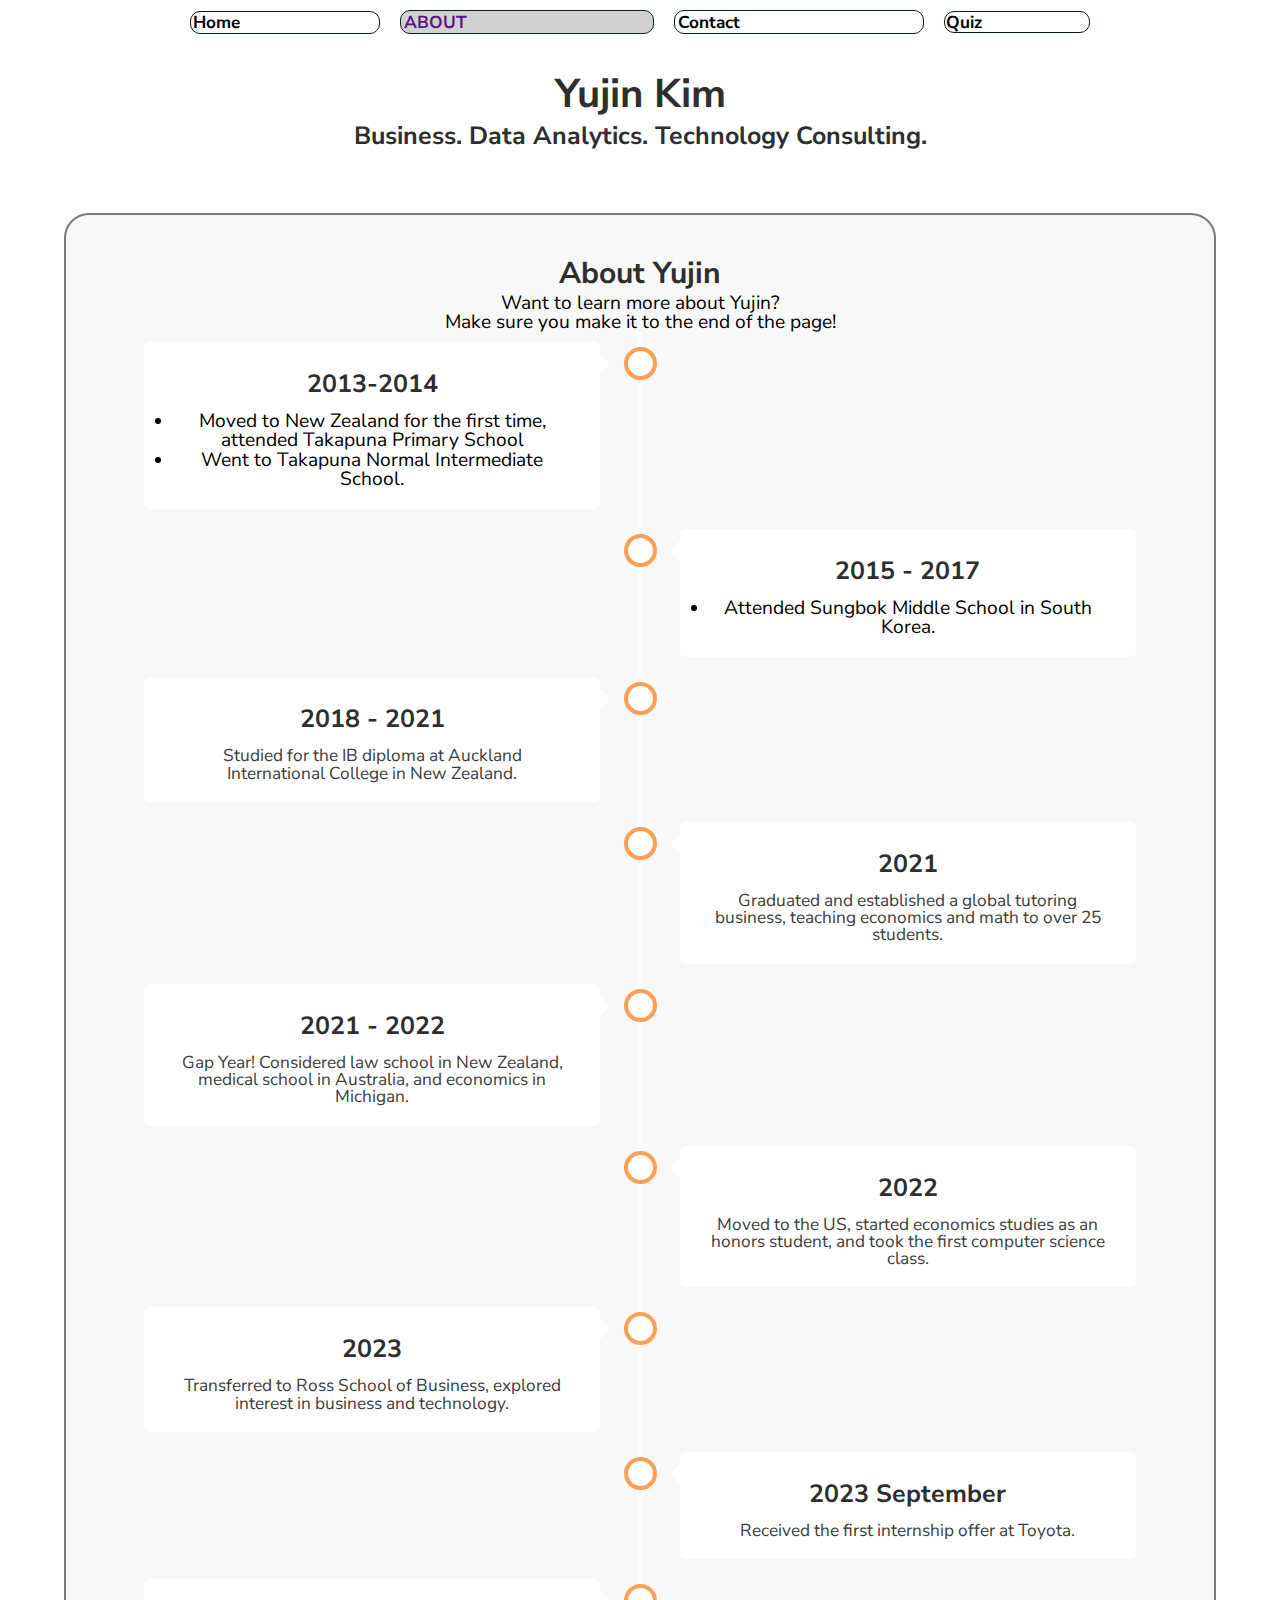
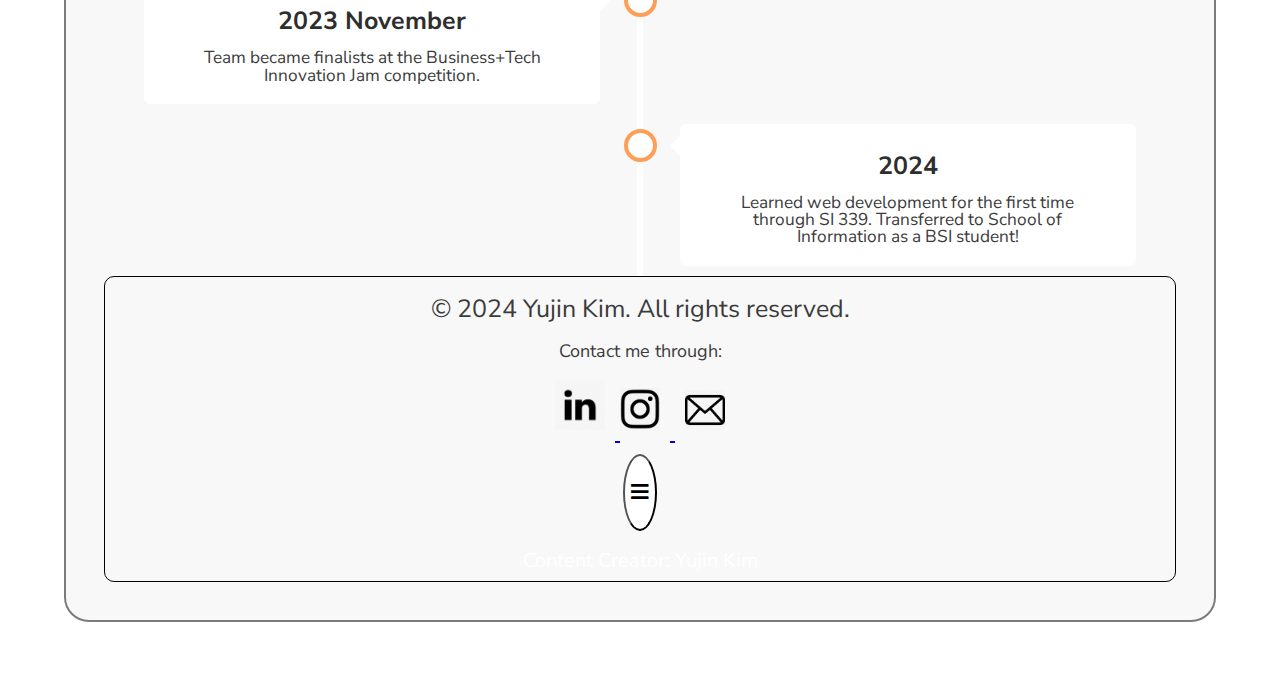
<file: about.html>
<!DOCTYPE html>
<html lang="en">
<head>
    <meta charset="UTF-8">
    <meta name="viewport" content="width=device-width, initial-scale=1.0">
    <link rel = "stylesheet" href = "css/html5reset.css">
    <link rel = "stylesheet" href = "css/styles.css">
    <link rel="stylesheet" href="https://cdnjs.cloudflare.com/ajax/libs/font-awesome/5.15.4/css/all.min.css">
    <!-- fonts -->
    <!-- jersey 10 -->
    <link rel="preconnect" href="https://fonts.googleapis.com">
    <link rel="preconnect" href="https://fonts.gstatic.com" crossorigin>
    <link href="https://fonts.googleapis.com/css2?family=Jersey+10&family=Jersey+20&family=Nunito:ital,wght@0,200..1000;1,200..1000&display=swap" rel="stylesheet">
    <!-- jersey 20 -->
    <link rel="preconnect" href="https://fonts.googleapis.com">
    <link rel="preconnect" href="https://fonts.gstatic.com" crossorigin>
    <link href="https://fonts.googleapis.com/css2?family=Jersey+20&family=Nunito:ital,wght@0,200..1000;1,200..1000&display=swap" rel="stylesheet">
    <!-- Nunito Sans -->
    <link rel="preconnect" href="https://fonts.googleapis.com">
    <link rel="preconnect" href="https://fonts.gstatic.com" crossorigin>
    <link href="https://fonts.googleapis.com/css2?family=Jersey+10&family=Jersey+20&family=Nunito+Sans:ital,opsz,wght@0,6..12,200..1000;1,6..12,200..1000&family=Nunito:ital,wght@0,200..1000;1,200..1000&display=swap" rel="stylesheet">
    <script>
        function toggleNav() {
            var navLinks = document.querySelector('nav ul');
            navLinks.classList.toggle('show');
        }
    </script>
</head>
<body style = "font-family: 'Nunito Sans', 'Jersey 20', sans-serif;">
    <a href = "#main" class = "skip-to-main"> Skip to Main Content</a>
    <header style = "font-family: 'Nunito Sans', 'Jersey 20', sans-serif;">
        <nav class="grid">
            <ul id = "navLinks">
                <li><a href = "home.html"  >Home</a></li>
                <li><a href = "about.html" class="current">About</a></li>
                <li><a href = "#contact" class = "skip-to-contact">Contact</a></li>
                <li><a href = "index.html"> Quiz</a></li>
            </ul>
            <a href="javascript:void(0);" class="icon" onclick="toggleNav()" aria-label="Toggle Navigation">
                <i class="fa fa-bars"></i>
            </a>
        </nav>
    <div class = "big-container">
        <div id = "title">
            <h1>Yujin Kim</h1>
            <h2>Business. Data Analytics. Technology Consulting.</h2>
        </div>
    </header>
    
<main id = "main" class = "grid-container" >



    <h3>About Yujin</h3>
     <div class = "welcome-message">
        <h4> Want to learn more about Yujin?</h4>
        <h5> Make sure you make it to the end of the page!</h5>
    </div>



    <div class="timeline">
        <div class="container left">
          <div class="content">
            <h2>2013-2014</h2>
            <ul>
                <li>Moved to New Zealand for the first time, attended Takapuna Primary School</li>
                <li>Went to Takapuna Normal Intermediate School.</li>
            </ul>
        </div>
        </div>

        <div class="container right">
            <div class="content">
              <h2>2015 - 2017</h2>
              <ul>
                <li>Attended Sungbok Middle School in South Korea.
                </li>
            </ul>
            </div>
          </div>

        <div class="container left">
            <div class="content">
              <h2>2018 - 2021</h2>
              <p>Studied for the IB diploma at Auckland International College in New Zealand.</p>
            </div>
        </div>

        <div class="container right">
            <div class="content">
              <h2>2021</h2>
              <p>Graduated and established a global tutoring business, teaching economics and math to over 25 students.</p>
            </div>
          </div>

        <div class="container left">
            <div class="content">
              <h2>2021 - 2022</h2>
              <p> Gap Year! Considered law school in New Zealand, medical school in Australia, and economics in Michigan.</p>
            </div>
        </div>

        <div class="container right">
            <div class="content">
              <h2>2022</h2>
              <p>Moved to the US, started economics studies as an honors student, and took the first computer science class.</p>
            </div>
        </div>

        <div class="container left">
            <div class="content">
              <h2>2023</h2>
              <p> Transferred to Ross School of Business, explored interest in business and technology.</p>
            </div>
        </div>

        <div class="container right">
            <div class="content">
              <h2>2023 September</h2>
              <p>Received the first internship offer at Toyota.</p>
            </div>
        </div>

        <div class="container left">
            <div class="content">
              <h2>2023 November</h2>
              <p>Team became finalists at the Business+Tech Innovation Jam competition.</p>
            </div>
        </div>


        <div class="container right">
            <div class="content">
              <h2>2024</h2>
              <p>Learned web development for the first time through SI 339. Transferred to School of Information as a BSI student!</p>
            </div>
        </div>
    </div>






<!-- Footer -->

      <footer id = "aboutFooter">
        <div class = "footer-container" id = "contact">
            <p id = "rights"> &copy; 2024 Yujin Kim. All rights reserved.</p>
            <ul class="footer-links">
                <li><a href = "home.html" class="current">Home</a></li>
                    <li><a href = "about.html">About</a></li>
                    <li><a href = "portfolio.html">Portfolio/Projects</a></li>
                    <li><a href = "resume.html">Resume</a></li>
                    <li><a href = "contact.html">Contact</a></li>
                    <li><a href = "references.html">Testimonials/References</a></li>
            </ul>
    
        <div class = "social-links-container">
            <p> Contact me through: </p>
    
            <a href="https://www.linkedin.com/in/yujinkim111"title="LinkedIn">
                <img src="images/linkedInLogo.png" width="70"  alt="LinkedIn Link" id = "linkedin">
            </a>
            <a href="https://www.instagram.com/yujin__26/" title="instagram">
                <img src="images/instagram.jpeg" width="60"  alt="Instagram Link" id = "instagram">
            </a>
            <a href="mailto:ustina@umich.edu" title="email">
                <img src="images/emailLogo.jpg" width="60" alt="Send Email" id = "email">
            </a>
    
        </div>
    
        <button class="icon" onclick="toggleNav()" aria-label="Toggle Navigation" aria-expanded="false">
            <i class="fa fa-bars"></i>
        </button>
    
        </div>
        Content Creator: Yujin Kim
    
        <div class = "references"> 
            <p> 
                <a href = https://www.simplilearn.com/data-analysis-methods-process-types-article> </a>
                <a href = https://www.forbes.com/advisor/business/what-is-cost-accounting> </a>
                <a href = https://metricson.com/en/what-is-venture-capital> </a>
                <a href = https://businesstech.bus.umich.edu/?_gl> </a>
            </p>
        </div>
    </div>
    </footer>
    <script src = "js/script.js"></script>
    </body>
    </html>
</file>
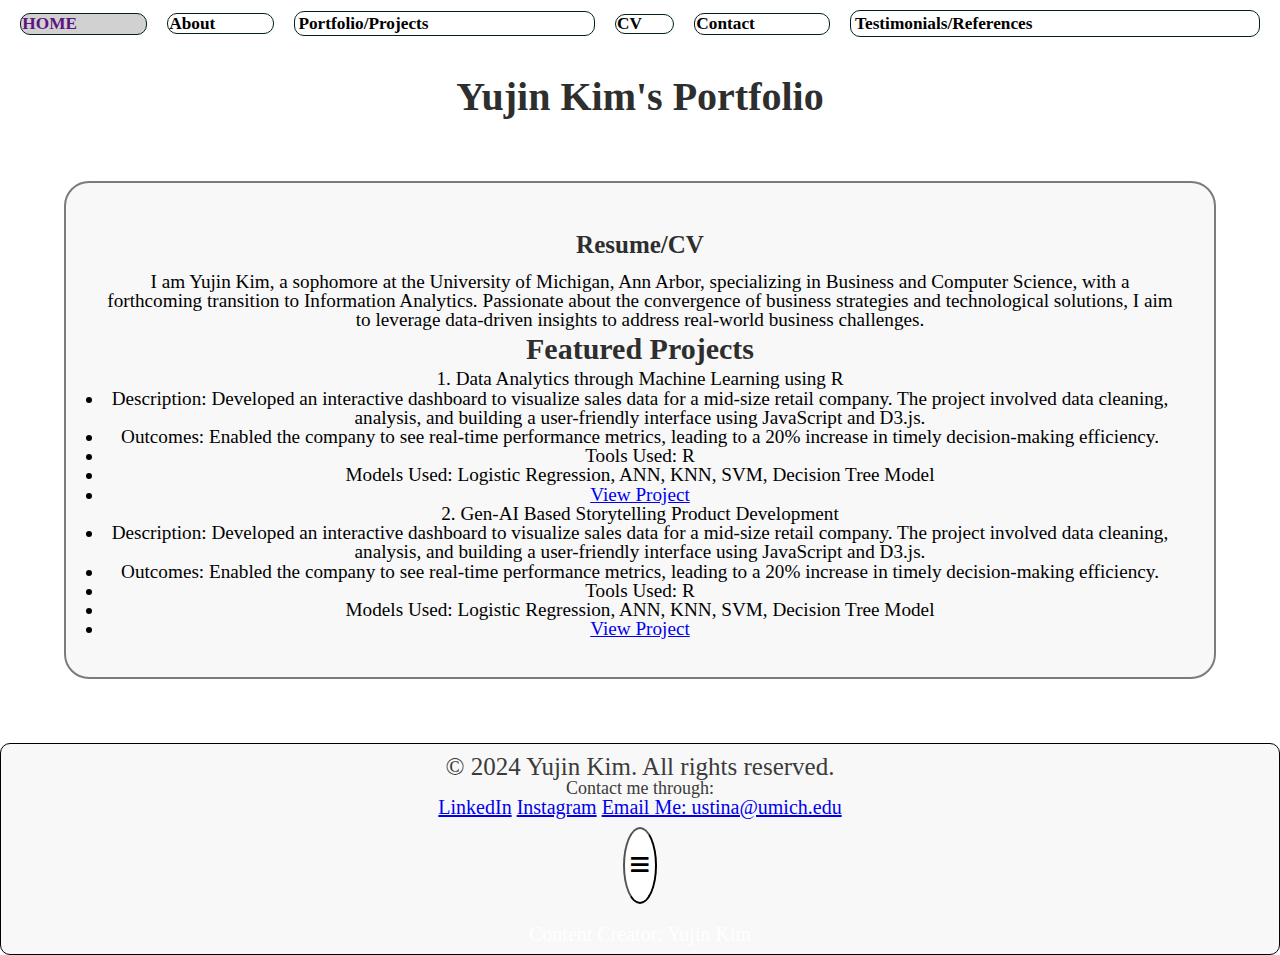
<file: cv.html>
<!DOCTYPE html>
<html lang="en">
<head>
    <meta charset="UTF-8">
    <meta name="viewport" content="width=device-width, initial-scale=1.0">
    <title>Travel</title>
    <link rel = "stylesheet" href = "css/html5reset.css">
    <link rel = "stylesheet" href = "css/styles.css">
    <link rel="stylesheet" href="https://cdnjs.cloudflare.com/ajax/libs/font-awesome/5.15.4/css/all.min.css">
    <script>
        function toggleNav() {
            var navLinks = document.querySelector('nav ul');
            navLinks.classList.toggle('show');
        }
    </script>
</head>
<body>
    <a href = "#main" class = "skip-to-main"> Skip to Main Content</a>
    <header>

        <nav class="grid">
            <ul>
                <li><a href = "home.html" class="current">Home</a></li>
                <li><a href = "about.html">About</a></li>
                <li><a href = "portfolio.html">Portfolio/Projects</a></li>
                <li><a href = "cv.html">CV</a></li>
                <li><a href = "contact.html">Contact</a></li>
                <li><a href = "references.html">Testimonials/References</a></li>
            </ul>
            <a href="javascript:void(0);" class="icon" onclick="toggleNav()" aria-label="Toggle Navigation">
                <i class="fa fa-bars"></i>
            </a>
        </nav>

        <h1>Yujin Kim's Portfolio</h1>
    </header>
    
<main id = "main" class = "grid-container">
    <h2>Resume/CV</h2>
     <div class = "welcome-message">
        I am Yujin Kim, a sophomore at the University of Michigan, Ann Arbor, specializing in Business and Computer Science, with a forthcoming transition to Information Analytics. Passionate about the convergence of business strategies and technological solutions, I aim to leverage data-driven insights to address real-world business challenges.
    </div> 

    <h3> Featured Projects</h3>

    <div class = "project1"> 
        <!-- 1st section -->
        <h4> 1. Data Analytics through Machine Learning using R</h4>
        <ul>
            <li> Description: Developed an interactive dashboard to visualize sales data for a mid-size retail company. The project involved data cleaning, analysis, and building a user-friendly interface using JavaScript and D3.js.</li>
            <li> Outcomes: Enabled the company to see real-time performance metrics, leading to a 20% increase in timely decision-making efficiency. </li>
            <li> Tools Used: R </li>
            <li> Models Used: Logistic Regression, ANN, KNN, SVM, Decision Tree Model </li>
            <li> <a href="images/Headshot_zoomin.png"> View Project</a></li>
        </ul>
    </div>

    <div class = "project2">
        <h4> 2. Gen-AI Based Storytelling Product Development</h4>
        <ul>
            <li> Description: Developed an interactive dashboard to visualize sales data for a mid-size retail company. The project involved data cleaning, analysis, and building a user-friendly interface using JavaScript and D3.js.</li>
            <li> Outcomes: Enabled the company to see real-time performance metrics, leading to a 20% increase in timely decision-making efficiency. </li>
            <li> Tools Used: R </li>
            <li> Models Used: Logistic Regression, ANN, KNN, SVM, Decision Tree Model </li>
            <li> <a href="images/Headshot_zoomin.png"> View Project</a></li>
        </ul>
    </div>




</main>

<footer>
    <div class = "footer-container">
        <p>&copy; 2024 Yujin Kim. All rights reserved.</p>
        <ul class="footer-links">
            <li><a href = "home.html" class="current">Home</a></li>
                <li><a href = "about.html">About</a></li>
                <li><a href = "portfolio.html">Portfolio/Projects</a></li>
                <li><a href = "cv.html">CV</a></li>
                <li><a href = "contact.html">Contact</a></li>
                <li><a href = "references.html">Testimonials/References</a></li>
        </ul>
    <div class = "social-links-container">
        <p> Contact me through: </p>
        <a href = "https://www.linkedin.com/in/yujinkim111"> LinkedIn</a>
        <a href = "https://www.instagram.com/yujin__26/"> Instagram</a>
        <a href = "mailto:ustina@umich.edu"> Email Me: ustina@umich.edu</a>
    </div>

    <button class="icon" onclick="toggleNav()" aria-label="Toggle Navigation" aria-expanded="false">
        <i class="fa fa-bars"></i>
    </button>

    </div>
    Content Creator: Yujin Kim
</footer>

</body>
</html>
</file>
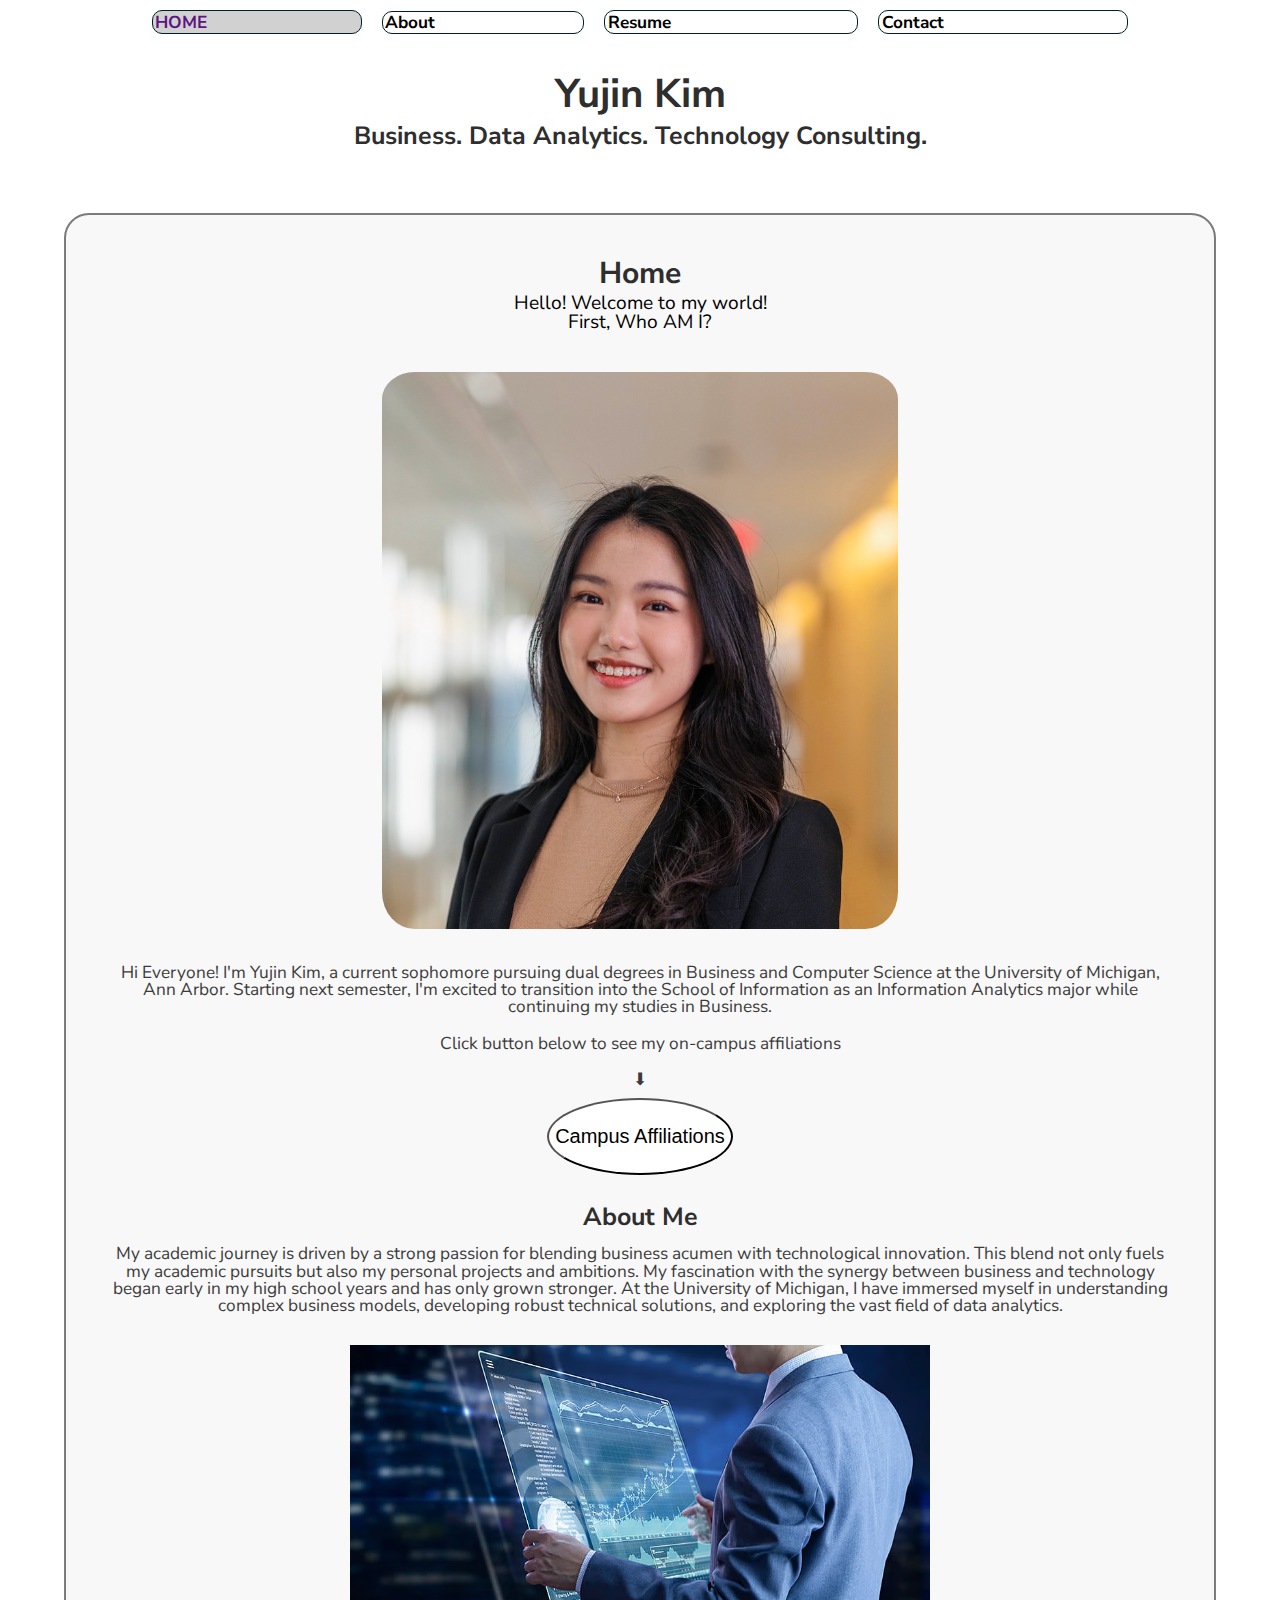
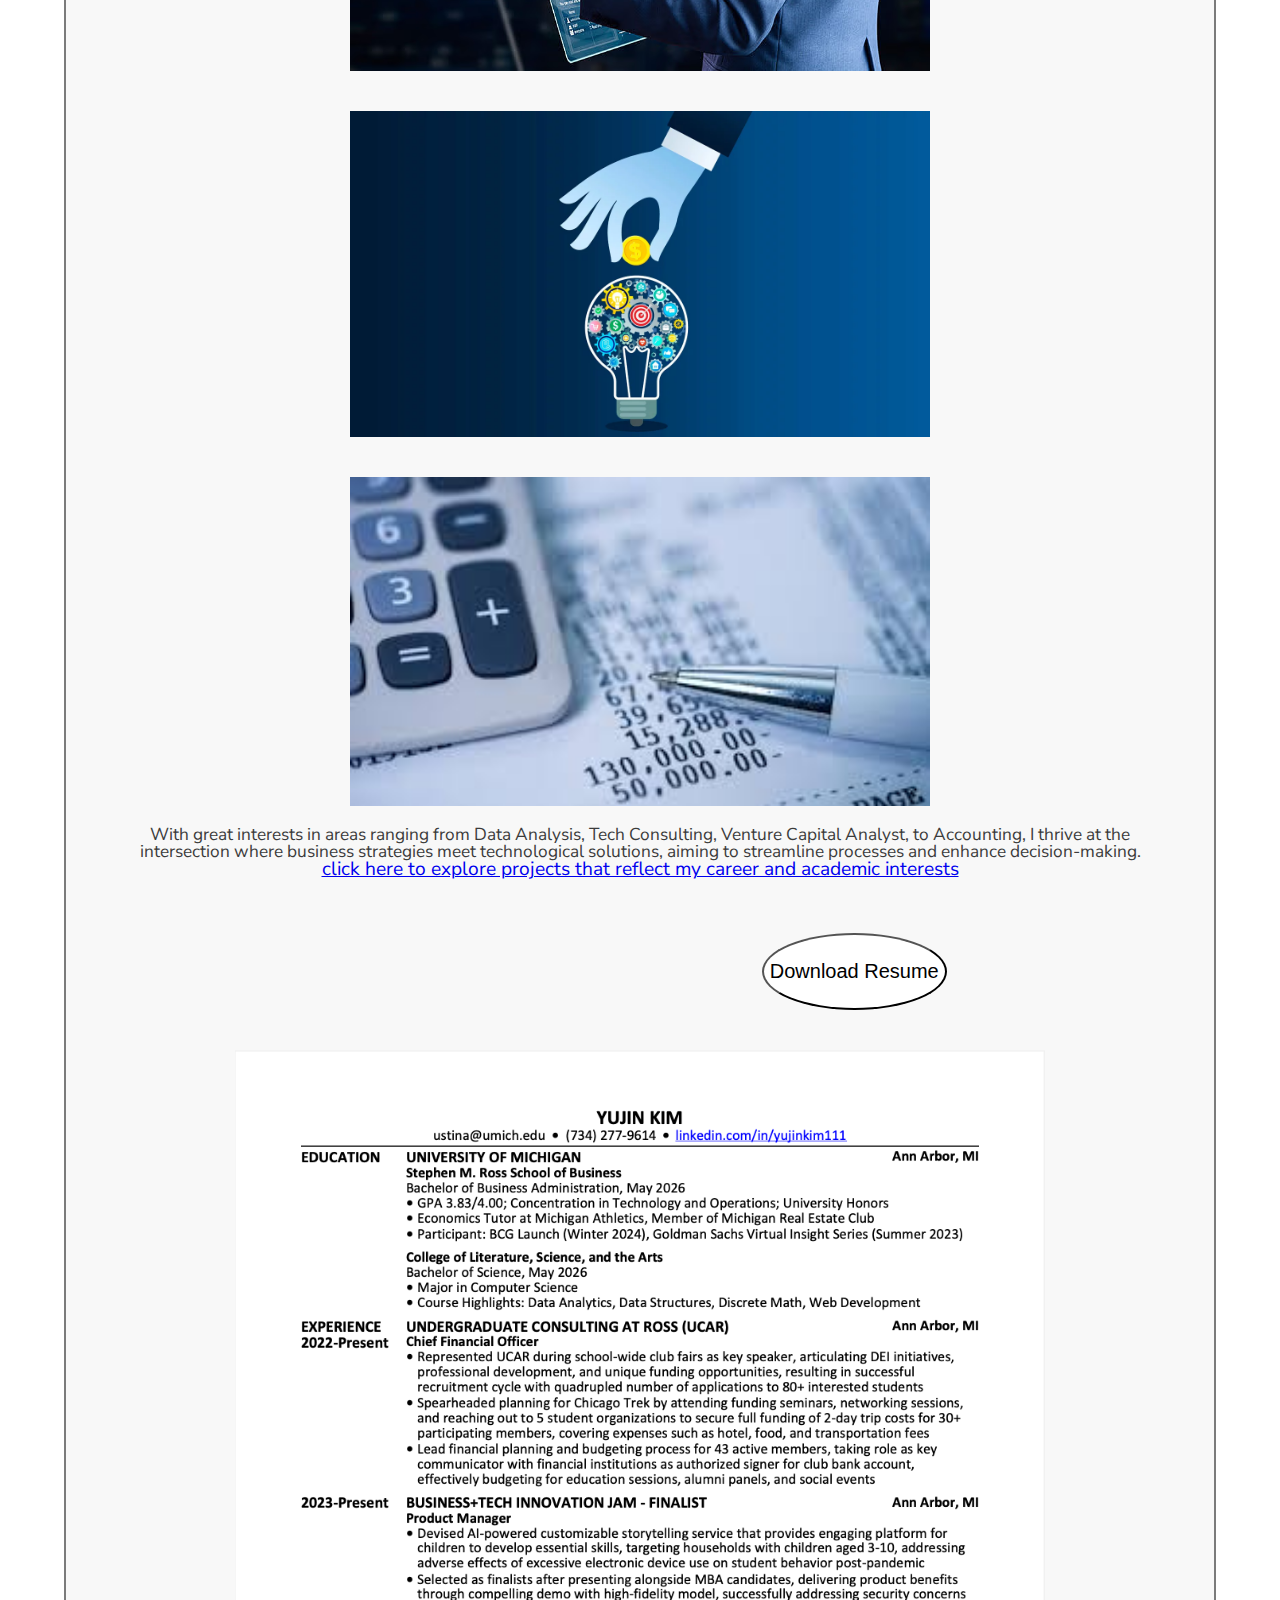
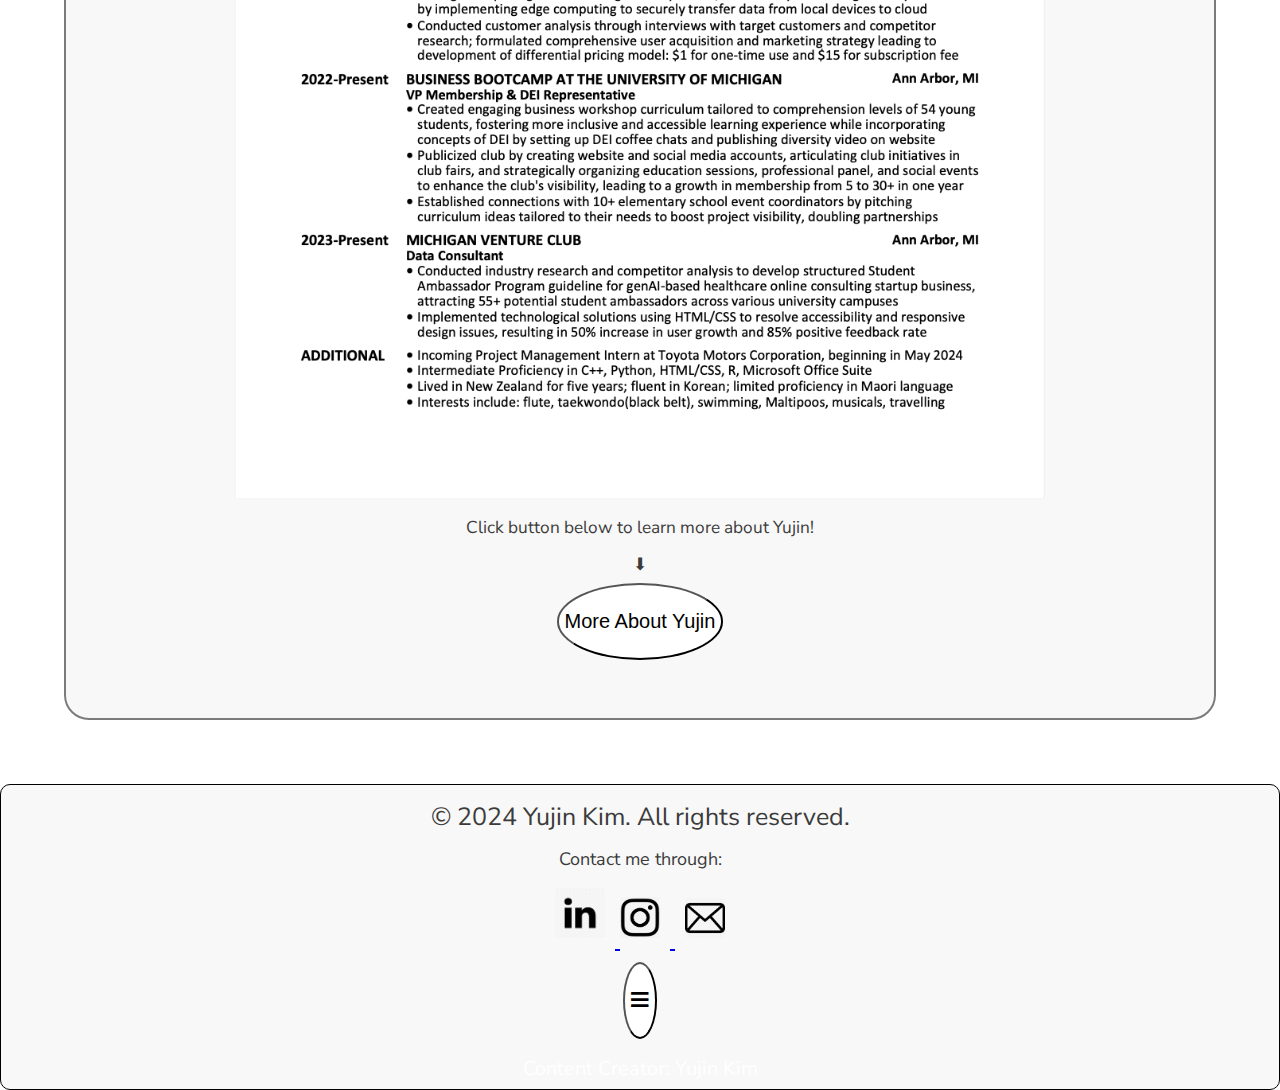
<file: home.html>
<!DOCTYPE html>
<html lang="en">
<head>
    <meta charset="UTF-8">
    <meta name="viewport" content="width=device-width, initial-scale=1.0">
    <link rel = "stylesheet" href = "css/html5reset.css">
    <link rel = "stylesheet" href = "css/styles.css">
    <link rel="stylesheet" href="https://cdnjs.cloudflare.com/ajax/libs/font-awesome/5.15.4/css/all.min.css">
    <!-- fonts -->
    <!-- jersey 10 -->
    <link rel="preconnect" href="https://fonts.googleapis.com">
    <link rel="preconnect" href="https://fonts.gstatic.com" crossorigin>
    <link href="https://fonts.googleapis.com/css2?family=Jersey+10&family=Jersey+20&family=Nunito:ital,wght@0,200..1000;1,200..1000&display=swap" rel="stylesheet">
    <!-- jersey 20 -->
    <link rel="preconnect" href="https://fonts.googleapis.com">
    <link rel="preconnect" href="https://fonts.gstatic.com" crossorigin>
    <link href="https://fonts.googleapis.com/css2?family=Jersey+20&family=Nunito:ital,wght@0,200..1000;1,200..1000&display=swap" rel="stylesheet">
    <!-- Nunito Sans -->
    <link rel="preconnect" href="https://fonts.googleapis.com">
    <link rel="preconnect" href="https://fonts.gstatic.com" crossorigin>
    <link href="https://fonts.googleapis.com/css2?family=Jersey+10&family=Jersey+20&family=Nunito+Sans:ital,opsz,wght@0,6..12,200..1000;1,6..12,200..1000&family=Nunito:ital,wght@0,200..1000;1,200..1000&display=swap" rel="stylesheet">
    <script>
        function toggleNav() {
            var navLinks = document.querySelector('nav ul');
            navLinks.classList.toggle('show');
        }
    </script>
</head>
<body style = "font-family: 'Nunito Sans', 'Jersey 20', sans-serif;">
    <a href = "#main" class = "skip-to-main"> Skip to Main Content</a>
    <header style = "font-family: 'Nunito Sans', 'Jersey 20', sans-serif;">
        <nav class="grid">
            <ul id = "navLinks">
                <li><a href = "home.html" class="current" >Home</a></li>
                <li><a href = "about.html">About</a></li>
                <li><a href = "#resume" class = "skip-to-resume"> Resume</a></li>
                <li><a href = "#contact" class = "skip-to-contact">Contact</a></li>
            </ul>
            <a href="javascript:void(0);" class="icon" onclick="toggleNav()" aria-label="Toggle Navigation">
                <i class="fa fa-bars"></i>
            </a>
        </nav>
        
    <div class = "big-container">

        <div id = "title">
            <h1>Yujin Kim</h1>
            <h2>Business. Data Analytics. Technology Consulting.</h2>
        </div>
    
    </header>
    
<main id = "main" class = "grid-container" >
    <h3>Home</h3>
     <div class = "welcome-message">
        <h4> Hello! Welcome to my world!</h4>
        <h5> First, Who AM I?</h5>
        <a href = "about.html">
            <img src="images/Headshot_zoomin.png" id = "headshot" width = "400" alt="A professional headshot of Yujin Kim, the author of this personal portfolio">
        </a> 
        <p> Hi Everyone! I'm Yujin Kim, a current sophomore pursuing dual degrees in Business and Computer Science at the University of Michigan, Ann Arbor. Starting next semester, I'm excited to transition into the School of Information as an Information Analytics major while continuing my studies in Business.</p> 
    </div>
        <br> 
        
        <p> Click button below to see my on-campus affiliations </p>
        <br>
        <p> ⬇ </p>
        <button id="campusAffiliationButton">Campus Affiliations</button>

        <div class = "campus-container" id="campusAffiliationLogos" style="display:none;">
                <!-- Your logos wrapped in <a> tags here -->
            
                <!-- University of Michigan Link Image -->
                <a href="http://umich.edu" title="University of Michigan Homepage">
                    <img src="images/UmichLogo.png" width="400" alt="University of Michigan Logo">
                </a>

                <!-- Ross Business School Link Image -->
                <a href="https://michiganross.umich.edu/undergraduate/bba" title="Ross Business School BBA Program" >
                    <img src="images/MichiganRossLogo.png" width="500" alt="Ross Business School Logo">
                </a>

                <!-- School of Engineering Link Image -->
                <a href="https://majors.engin.umich.edu/program/computer-science/" title="UMich Engineering Computer Science Department" id = "engineer">
                    <img src="images/umichengineering.png" width="450" alt="Engineering Department Logo" >
                </a>

                <!-- School of Information Link Image -->
                <a href="https://www.si.umich.edu/programs/bachelor-science-information" title="UMich School of Information BSI Program">
                    <img src="images/umsiTransparent.png" width="400"  alt="School of Information Logo" id = "umsi">
                </a>

                <!-- UMich LSA Link Image -->
                <a href="https://lsa.umich.edu/" title="UMich School of Information BSI Program">
                    <img src="images/UmichLSA.png" width="400" alt="School of Information Logo">
                </a>
           
    </div>


    <div class = "career-interest-container"> 
        <!-- 1st section -->
        <h2> About Me </h2>
        <!-- <img src="images/Business+tech.png" width = "600" alt="A professional headshot of Yujin Kim, the author of this personal portfolio">  -->
            <p> My academic journey is driven by a strong passion for blending business acumen with technological innovation. This blend not only fuels my academic pursuits but also my personal projects and ambitions. My fascination with the synergy between business and technology began early in my high school years and has only grown stronger. At the University of Michigan, I have immersed myself in understanding complex business models, developing robust technical solutions, and exploring the vast field of data analytics. 
            </p> 
            <div class="image-container">
                <img src="images/data_analysis.png" width="600" alt="Data Analysis" id="img1">
                <div class="image-text" style="display: none;">Data Analysis</div>
            </div>
            <div class="image-container">
                <img src="images/venture_capital.png" width="600" alt="Venture Capital" id="img2">
                <div class="image-text" style="display: none;">Venture Capital</div>
            </div>
            <div class="image-container">
                <img src="images/accounting.jpeg" width="600" alt="Accounting" id="img3">
                <div class="image-text" style="display: none;">Accounting</div>
            </div>
            
        

            <p> With great interests in areas ranging from Data Analysis, Tech Consulting, Venture Capital Analyst, to Accounting, I thrive at the intersection where business strategies meet technological solutions, aiming to streamline processes and enhance decision-making.</p>

            <a href = "portfolio.html"> click here to explore projects that reflect my career and academic interests</a>

        <button id="resumeDownloadButton"> <a href="https://drive.google.com/file/d/1ffHybZvmDEDvrdYcxYYWVC3ucCHrN5qe/view?usp=sharing" id = "resumeButton" title="Yujin Kim Resume">Download Resume</a></button>

<!-- RESUME -->
        <div id = "resume">
                <img src="images/resume.png" width="400" alt="A professional resume of Yujin Kim, the author of this personal portfolio">
            </a>
        </div> 
       
        <p> Click button below to learn more about Yujin! </p>
        <br>
        <p> ⬇ </p>
        <button id="learnMoreButton"> <a href = "about.html" id = 'moreAboutYujin'> More About Yujin </a></button>


</main>



</div>

<footer>
    <div class = "footer-container" id = "contact">
        <p id = "rights"> &copy; 2024 Yujin Kim. All rights reserved.</p>
        <ul class="footer-links">
            <li><a href = "home.html" class="current">Home</a></li>
                <li><a href = "about.html">About</a></li>
                <li><a href = "portfolio.html">Portfolio/Projects</a></li>
                <li><a href = "resume.html">Resume</a></li>
                <li><a href = "contact.html">Contact</a></li>
                <li><a href = "references.html">Testimonials/References</a></li>
        </ul>

    <div class = "social-links-container">
        <p> Contact me through: </p>

        <a href="https://www.linkedin.com/in/yujinkim111"title="LinkedIn">
            <img src="images/linkedInLogo.png" width="70"  alt="LinkedIn Link" id = "linkedin">
        </a>
        <a href="https://www.instagram.com/yujin__26/" title="instagram">
            <img src="images/instagram.jpeg" width="60"  alt="Instagram Link" id = "instagram">
        </a>
        <a href="mailto:ustina@umich.edu" title="email">
            <img src="images/emailLogo.jpg" width="60" alt="Send Email" id = "email">
        </a>

    </div>

    <button class="icon" onclick="toggleNav()" aria-label="Toggle Navigation" aria-expanded="false">
        <i class="fa fa-bars"></i>
    </button>

    </div>
    Content Creator: Yujin Kim

    <div class = "references"> 
        <p> 
            <a href = https://www.simplilearn.com/data-analysis-methods-process-types-article> </a>
            <a href = https://www.forbes.com/advisor/business/what-is-cost-accounting> </a>
            <a href = https://metricson.com/en/what-is-venture-capital> </a>
            <a href = https://businesstech.bus.umich.edu/?_gl> </a>
        </p>
    </div>
</div>
</footer>
<script src = "js/script.js"></script>
</body>
</html>
</file>
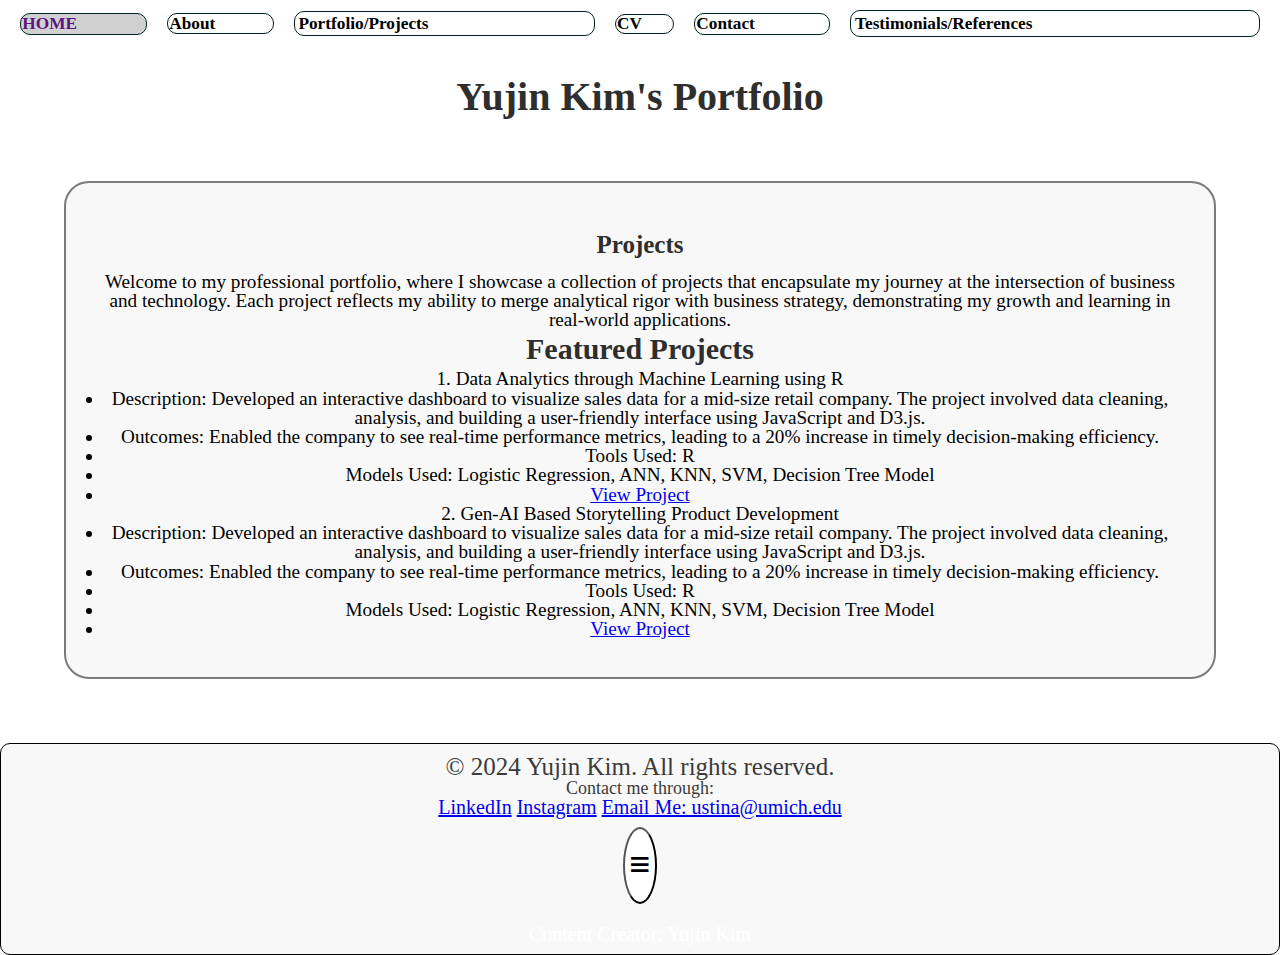
<file: portfolio.html>
<!DOCTYPE html>
<html lang="en">
<head>
    <meta charset="UTF-8">
    <meta name="viewport" content="width=device-width, initial-scale=1.0">
    <title>Travel</title>
    <link rel = "stylesheet" href = "css/html5reset.css">
    <link rel = "stylesheet" href = "css/styles.css">
    <link rel="stylesheet" href="https://cdnjs.cloudflare.com/ajax/libs/font-awesome/5.15.4/css/all.min.css">
    <script>
        function toggleNav() {
            var navLinks = document.querySelector('nav ul');
            navLinks.classList.toggle('show');
        }
    </script>
</head>
<body>
    <a href = "#main" class = "skip-to-main"> Skip to Main Content</a>
    <header>

        <nav class="grid">
            <ul>
                <li><a href = "home.html" class="current">Home</a></li>
                <li><a href = "about.html">About</a></li>
                <li><a href = "portfolio.html">Portfolio/Projects</a></li>
                <li><a href = "cv.html">CV</a></li>
                <li><a href = "contact.html">Contact</a></li>
                <li><a href = "references.html">Testimonials/References</a></li>
            </ul>
            <a href="javascript:void(0);" class="icon" onclick="toggleNav()" aria-label="Toggle Navigation">
                <i class="fa fa-bars"></i>
            </a>
        </nav>

        <h1>Yujin Kim's Portfolio</h1>
    </header>
    
<main id = "main" class = "grid-container">
    <h2>Projects</h2>
     <div class = "welcome-message">
        Welcome to my professional portfolio, where I showcase a collection of projects that encapsulate my journey at the intersection of business and technology. Each project reflects my ability to merge analytical rigor with business strategy, demonstrating my growth and learning in real-world applications.
    </div> 

    <h3> Featured Projects</h3>

    <div class = "project1"> 
        <!-- 1st section -->
        <h4> 1. Data Analytics through Machine Learning using R</h4>
        <ul>
            <li> Description: Developed an interactive dashboard to visualize sales data for a mid-size retail company. The project involved data cleaning, analysis, and building a user-friendly interface using JavaScript and D3.js.</li>
            <li> Outcomes: Enabled the company to see real-time performance metrics, leading to a 20% increase in timely decision-making efficiency. </li>
            <li> Tools Used: R </li>
            <li> Models Used: Logistic Regression, ANN, KNN, SVM, Decision Tree Model </li>
            <li> <a href="images/Headshot_zoomin.png"> View Project</a></li>
        </ul>
    </div>

    <div class = "project2">
        <h4> 2. Gen-AI Based Storytelling Product Development</h4>
        <ul>
            <li> Description: Developed an interactive dashboard to visualize sales data for a mid-size retail company. The project involved data cleaning, analysis, and building a user-friendly interface using JavaScript and D3.js.</li>
            <li> Outcomes: Enabled the company to see real-time performance metrics, leading to a 20% increase in timely decision-making efficiency. </li>
            <li> Tools Used: R </li>
            <li> Models Used: Logistic Regression, ANN, KNN, SVM, Decision Tree Model </li>
            <li> <a href="images/Headshot_zoomin.png"> View Project</a></li>
        </ul>
    </div>




</main>

<footer>
    <div class = "footer-container">
        <p>&copy; 2024 Yujin Kim. All rights reserved.</p>
        <ul class="footer-links">
            <li><a href = "home.html" class="current">Home</a></li>
                <li><a href = "about.html">About</a></li>
                <li><a href = "portfolio.html">Portfolio/Projects</a></li>
                <li><a href = "cv.html">CV</a></li>
                <li><a href = "contact.html">Contact</a></li>
                <li><a href = "references.html">Testimonials/References</a></li>
        </ul>
    <div class = "social-links-container">
        <p> Contact me through: </p>
        <a href = "https://www.linkedin.com/in/yujinkim111"> LinkedIn</a>
        <a href = "https://www.instagram.com/yujin__26/"> Instagram</a>
        <a href = "mailto:ustina@umich.edu"> Email Me: ustina@umich.edu</a>
    </div>

    <button class="icon" onclick="toggleNav()" aria-label="Toggle Navigation" aria-expanded="false">
        <i class="fa fa-bars"></i>
    </button>

    </div>
    Content Creator: Yujin Kim
</footer>

</body>
</html>
</file>
<file: css/styles.css>
/* header */

html {
    scroll-behavior: smooth;
} 

/* try fixing the title position */
/* #title {
    position: fixed;
} */


fieldset {
    margin-left: 5%;
    font-size: 120%;
}

legend {
    padding-top: 20px;
}



/* The Modal (background) */
.modal {
    display: none; 
    position: fixed; 
    z-index: 1; 
    left: 0;
    top: 0;
    width: 100%; 
    height: 100%; 
    background-color: rgba(0,0,0,0.4); 
}

.modal-content {
    background-color: #fefefe;
    margin: 15% auto; /* 15% from the top and centered */
    padding: 20px;
    border: 1px solid #888;
    width: 80%; /* Could be more or less, depending on screen size */
}

.close {
    color: #aaa;
    float: right;
    font-size: 28px;
    font-weight: bold;
}

.close:hover,
.close:focus {
    color: black;
    text-decoration: none;
    cursor: pointer;
}










h1 {
    font-weight: bold;
    font-size: 40px;
    text-align: center;
}

h2 {
    margin: 10px;
    font-weight: bold;
    margin-bottom: 15px;
    font-size: 25px;
    text-align: center;
}

h3 {
    display: block;
    margin: 5px;
    font-weight: bold;
    font-size: 30px;
}

h1, h2, h3 {
    color: rgb(46, 46, 46);
}

.body{
    font-weight: 400;
    font-style: normal;
    background-color: #e5e5e5;
}

a:hover {
    /* text-decoration: underline; */
    color: #01c1c6;
}


img {
    transition: transform 0.01s ease;
    transform-origin: center;
}

img:hover {
    transform: scale(0.8);
}

#resume img {
    cursor: zoom-in;
}

#resume img:hover {
    transform: scale(1.1);
    filter: brightness(100%)
}

/* SKIP TO MAIN */
/* Hide the link by default */
.skip-to-main {
    position: absolute;
    left: -9999px;
    top: auto;
    width: 1px;
    height: 1px;
    overflow: hidden;
}

.skip-to-main:focus {
    position: static;
    width: auto;
    height: auto;
    background: #F8F8F8;
    font-size: 20px;
    text-align: center;
    display: block;
    margin: 0 auto;
}


/* Style the link to make it visually hidden, but accessible*/
.skip-to-main:focus, .skip-to-main:active {
    clip: auto;
    width: auto;
    height: auto;
    margin: 0;
    padding: 0;
    border: 0;
    overflow: visible;
}


/* MOBILE NAV BAR - hamburger implemented just for mobile */
nav .grid {
    overflow: hidden;
    position: relative;
}

nav ul li a {
    display: grid;
    grid-template-columns: 1fr 1fr 1fr 1fr;
    text-align: center;
    text-decoration: none;
    color: black;
    font-weight: bold;
    padding: 1%;
    font-size: 90%;
    border: 0.5px solid #002122;
    border-radius: 10px;
}

nav a:hover {
    color: #000b2e;
}

/* hamburger */
nav .grid a.icon {
    float: right;
    display: block; 
    color:rgb(46, 46, 46);
}


/* Hide all navigation links by default */
nav ul {
    list-style: none;
    padding: 0;
    margin: 0;
    display: none; 
}

/* Display the hamburger icon */
nav .icon i {
    color:rgb(46, 46, 46);
    font-size: 30px;
    cursor: pointer;
}

/* Show the navigation links when the hamburger icon is clicked */
nav .show {
    display: block;
    background-color: rgb(255, 255, 255);
}


/* BODY */

#quizBody {
    background-color:rgb(229, 229, 249)
}

ul {
    list-style:disc;
}

#learnMoreButton a {
    text-decoration: none;
    color: black;
}

#learnMoreButton:hover {
    color: rgb(243, 243, 243);
}

#resumeDownloadButton a {
    text-decoration: none;
    color: black;
}

#resumeDownloadButton:hover {
    color: rgb(243, 243, 243);
}

/* BUTTONS */

button {
    margin-top: 10px;
    margin-bottom: 20px;
    font-size: 20px;
    background-color: white;
    font-family: 'Lucida Sans', 'Lucida Sans Regular', 'Lucida Grande', 'Lucida Sans Unicode', Geneva, Verdana, sans-serif;
    padding-top: 25px;
    padding-bottom: 25px;
    border-radius: 70%;
    cursor: pointer;
}

button:hover {
    background-color:rgb(76, 76, 76);
    color: white;
}
#resumeDownloadButton {
    display: block;
    margin-left: 40%;
    margin-top: 5%;
}
img {
    padding: 20px 10px 10px 10px;
}

#main.grid-container {
    grid-gap: 10%;
    padding: 3%;
    font-size: 120%;
    text-align: center;
    border: 2px solid rgb(123, 123, 123);
    border-radius: 25px;
    margin: 5%;
    background: #f8f8f8;
}

.travel-container h3 {
    display: flex;
    grid-template-columns: 1fr 1fr 1fr 1fr;
	grid-gap: 10px;
}

#content-container {
    display: none;
}


p {
    color: rgb(59, 59, 59);
    font-size: 90%;
}

/* Affiliations */
#affiliationsLogos img {
    transition: transform 0.3s ease;
    display: block;
    margin: 10px auto; /* Center images if they are block elements */
}

#affiliationsLogos.show img {
    transform: scale(1.1); /* Scales the logos up a bit */
}


/* career-interest-container */

.career-interest-container {
    position: relative;
    width: 100%;
    justify-items: center;
}

.career-interest-container img {
    transition: all 0.3s ease; 
    display: block;
    margin: 10px auto; 
    cursor: pointer; 
}

.career-interest-container .overlay-text {
    position: absolute;
    width: 100%;
    left: 0;
    bottom: 0; /* Adjust this value if you want to position the text differently */
    background: rgba(0, 0, 0, 0.5); /* Semi-transparent black background */
    color: #ffffff; /* White text */
    visibility: hidden;
    opacity: 0;
    transition: visibility 0s, opacity 0.3s ease;
}

.career-interest-container img:hover {
    filter: brightness(40%); /* Darkens the image */
}

.career-interest-container:hover .overlay-text {
    visibility: visible;
    opacity: 0.8;
}

Main Content Styles with CSS Grid

#main {
    display: grid;
    grid-template-columns: 100px 100px;
    padding: 25px;
    grid-column-gap: 5px;
    width: auto;
    text-align: center;
    font-size: 25px;
    border: 2px solid blue;
    border-radius: 25px;
    margin: 0 auto;
    background: rgb(255, 255, 197)
}


footer {
    background-color: #F8F8F8;
    border: 1px solid black;
    border-radius: 10px;
    color: #fff;
    text-align: center;
    padding: 10px;
    font-size: 20px;
} 

footer::first-line{
    font-size: 25px;
}

main {
    font-size: 20px;
    margin: 5px;
    text-align:left;
}

#main.photo-container {
    display: grid;
    grid-template-columns: 1fr 1fr;
    grid-gap: 10px;
}

#main.photo-container img, 
#main.photo-container video {
    grid-auto-flow: row;
    align-items: center;
    justify-items: center;
}

.photo-container {
    display: grid;
    grid-template-columns: 1fr 1fr;
    grid-gap: 10px;
}

.photo img, 
.photo video {
    max-width: 100%;
    height: auto;
}

.photo img:hover, 
.photo video:hover {
    max-width: 100%;
    height: auto;
    transform: scale(1.3);
}

.photo video {
    justify-items: stretch;
    width: 200%;
}

.photo figcaption {
    margin-left: 10px;
}



/* styling for current link on nav  */
nav a.current {
    color: rgb(94, 20, 128);
    background-color: rgb(209, 209, 209);
    text-transform: uppercase;
}

#resume img {
    width: 80%;
}






















/* Timeline for Abouts Page */



* {
    box-sizing: border-box;
  }
  
  
  /* The actual timeline (the vertical ruler) */
  .timeline {
    position: relative;
    max-width: 1200px;
    margin: 0 auto;
  }
  
  /* The actual timeline (the vertical ruler) */
  .timeline::after {
    content: '';
    position: absolute;
    width: 6px;
    background-color: white;
    top: 0;
    bottom: 0;
    left: 50%;
    margin-left: -3px;
  }
  
  /* Container around content */
  .container {
    padding: 10px 40px;
    position: relative;
    background-color: inherit;
    width: 50%;
  }
  
  /* The circles on the timeline */
  .container::after {
    content: '';
    position: absolute;
    width: 25px;
    height: 25px;
    right: -17px;
    background-color: white;
    border: 4px solid #FF9F55;
    top: 15px;
    border-radius: 50%;
    z-index: 1;
  }

 .content:hover {
    transition: transform 0.01s ease;
    transform-origin: center;
  }
  
  /* Place the container to the left */
  .left {
    left: 0;
  }
  
  /* Place the container to the right */
  .right {
    left: 50%;
  }
  
  /* Add arrows to the left container (pointing right) */
  .left::before {
    content: " ";
    height: 0;
    position: absolute;
    top: 22px;
    width: 0;
    z-index: 1;
    right: 30px;
    border: medium solid white;
    border-width: 10px 0 10px 10px;
    border-color: transparent transparent transparent white;
  }
  
  /* Add arrows to the right container (pointing left) */
  .right::before {
    content: " ";
    height: 0;
    position: absolute;
    top: 22px;
    width: 0;
    z-index: 1;
    left: 30px;
    border: medium solid white;
    border-width: 10px 10px 10px 0;
    border-color: transparent white transparent transparent;

  }
  
  /* Fix the circle for containers on the right side */
  .right::after {
    left: -16px;
  }
  
  /* The actual content */
  .content {
    padding: 20px 30px;
    background-color: white;
    position: relative;
    border-radius: 6px;
  }
  
  /* Media queries - Responsive timeline on screens less than 600px wide */
  @media screen and (max-width: 600px) {
  /* Place the timelime to the left */
    .timeline::after {
      left: 31px;
    }
  
  /* Full-width containers */
    .container {
      width: 100%;
      padding-left: 70px;
      padding-right: 25px;
    }
  
  /* Make sure that all arrows are pointing leftwards */
    .container::before {
      left: 60px;
      border: medium solid white;
      border-width: 10px 10px 10px 0;
      border-color: transparent white transparent transparent;
    }
  
  /* Make sure all circles are at the same spot */
    .left::after, .right::after {
      left: 15px;
    }
  
  /* Make all right containers behave like the left ones */
    .right {
      left: 0%;
    }
  }


@media (prefers-reduced-motion: reduce) {
    * {
        animation: none;
        transition: none;
    }
}


.chart-container {
    display: none;
}


/* Footer */

footer .footer-links {
    display: none; /* Hidden by default */
    /* Additional styles */
}

footer .footer-links.show {
    display: block; /* or 'flex', depending on your layout needs */
    /* Additional styles for layout when visible */
}


/* footer */
#instagram {
    margin-left: -10px;
}

#rights {
    margin: 10px 0 20px 0;
}


/* Tablet view - portrait mode */
@media (min-width:950px) {
    * {
        animation: none;
        transition: none;


        nav .icon {
            display: none;
        }

        nav ul {
            display: flex;
            justify-content: center;
            align-items: center;
            padding: 10px;
            margin-bottom: 30px;
        }

        nav li {
            font-size: 120%;
        }


        .photo img, 
        .photo video {
            width: 100%;
            height: auto;
            max-width: 100%;
        }





        .travel-image-container{
            display: grid;
            grid-template-columns: 1fr 1fr;
        }   

        .travel-image-container img{
            align-items: stretch;
            width: 100%;
        }
    }
}

/* Desktop view  */

@media (min-width:1024px) {
    * {
        animation: none;
        transition: none;

        nav .icon {
            display: none;
        }
        
        nav ul {
            display: flex;
            justify-content: center;
            align-items: center;
        }


        .photo img, 
        .photo video {
            width: 70%;
            height: auto;
            max-width: 100%;
        }

        #resume img {
            width: 80%;
        }

        nav li {
            margin: 0 10px;
        }


        .photo-container {
            display: grid;
            grid-template-columns: repeat(4, 1fr); 
            grid-gap: 10px;
        }

        .photo-container1{
            display: grid;
            grid-template-columns: repeat(5, 1fr);
            grid-gap: 10px;
        }

        .photo-container img{
            align-items: stretch;
            width: 100%;
        }
    }
}
</file>
